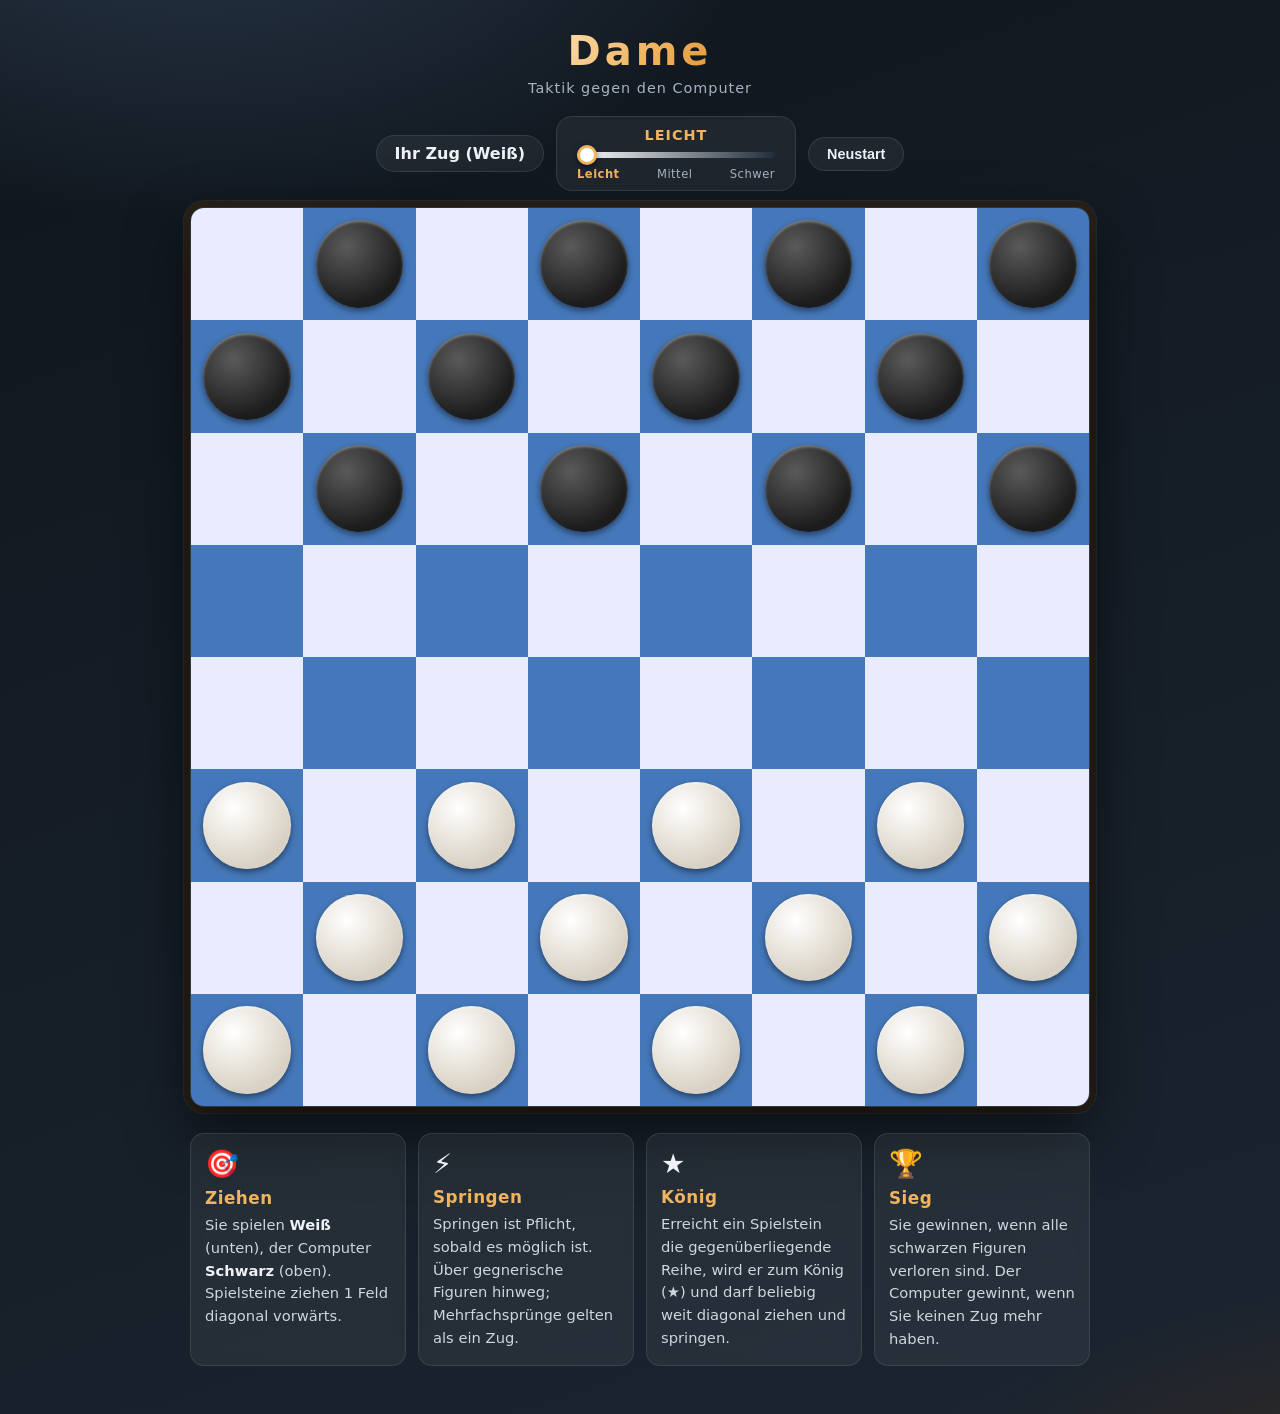
<file: index.html>
<!DOCTYPE html>
<html lang="de">
<head>
<meta charset="UTF-8">
<meta name="viewport" content="width=device-width, initial-scale=1.0">
<title>Dame gegen den Computer</title>
<link rel="stylesheet" href="style.css">
</head>
<body>
<header>
  <h1>Dame</h1>
  <p class="subtitle">Taktik gegen den Computer</p>
</header>
<div class="info">
  <span id="status">Ihr Zug (Weiß)</span>
  <div class="diff" id="diff">
    <span id="diffLabel">Leicht</span>
    <input type="range" id="diffSlider" min="0" max="2" step="1" value="0" aria-label="Schwierigkeit">
    <div class="diff-ticks">
      <span class="diff-tick active">Leicht</span>
      <span class="diff-tick">Mittel</span>
      <span class="diff-tick">Schwer</span>
    </div>
  </div>
  <button id="restart">Neustart</button>
</div>
<main class="game-layout">
<div id="board"></div>
<section class="rules">
  <div class="rules-grid">
    <div class="rule">
      <span class="icon">🎯</span>
      <h3>Ziehen</h3>
      <p>Sie spielen <b>Weiß</b> (unten), der Computer <b>Schwarz</b> (oben). Spielsteine ziehen 1 Feld diagonal vorwärts.</p>
    </div>
    <div class="rule">
      <span class="icon">⚡</span>
      <h3>Springen</h3>
      <p>Springen ist Pflicht, sobald es möglich ist. Über gegnerische Figuren hinweg; Mehrfachsprünge gelten als ein Zug.</p>
    </div>
    <div class="rule">
      <span class="icon">★</span>
      <h3>König</h3>
      <p>Erreicht ein Spielstein die gegenüberliegende Reihe, wird er zum König (★) und darf beliebig weit diagonal ziehen und springen.</p>
    </div>
    <div class="rule">
      <span class="icon">🏆</span>
      <h3>Sieg</h3>
      <p>Sie gewinnen, wenn alle schwarzen Figuren verloren sind. Der Computer gewinnt, wenn Sie keinen Zug mehr haben.</p>
    </div>
  </div>
</section>
</main>

<script src="script.js"></script>
</body>
</html>
</file>
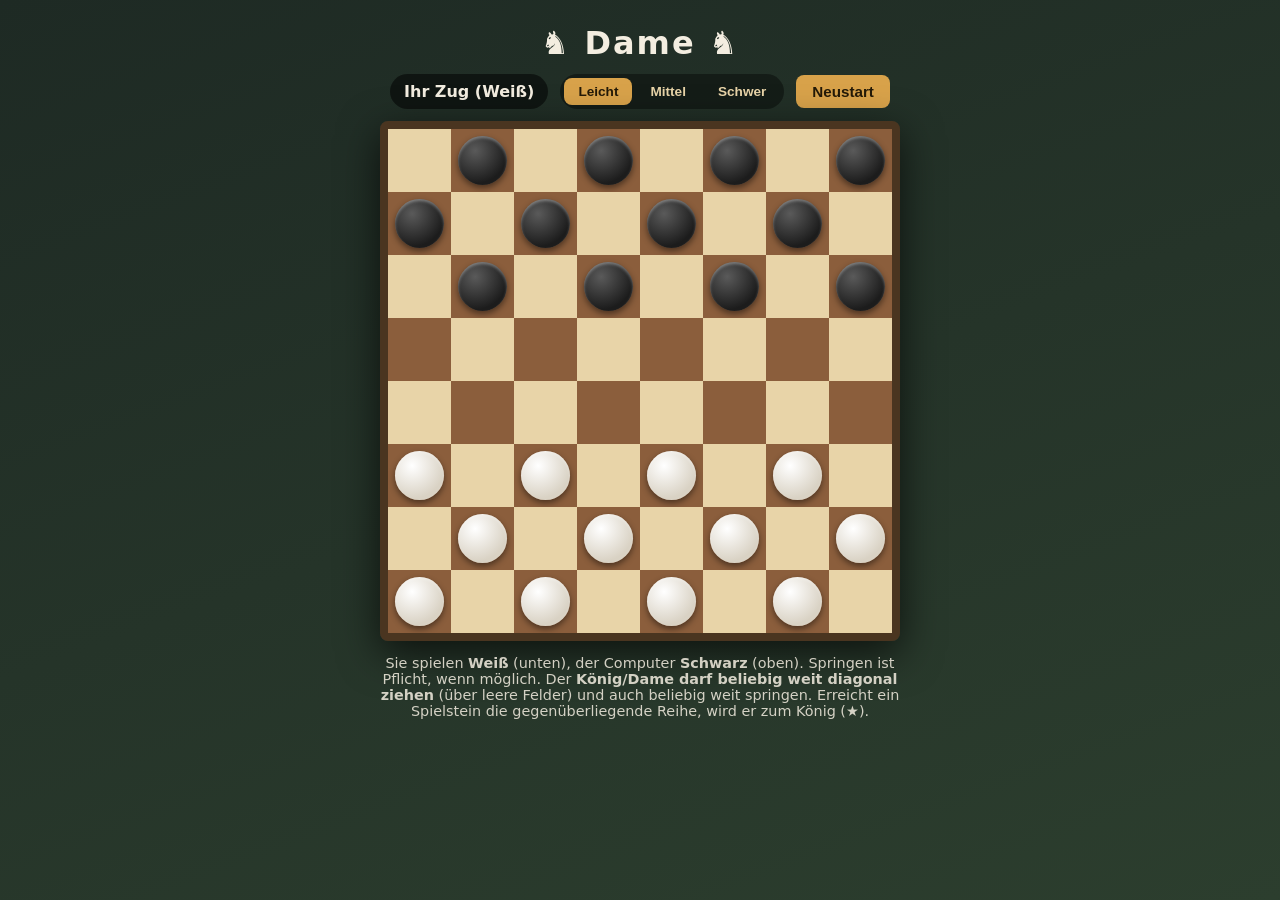
<file: dame.html>
<!DOCTYPE html>
<html lang="de">
<head>
<meta charset="UTF-8">
<meta name="viewport" content="width=device-width, initial-scale=1.0">
<title>Dame gegen den Computer</title>
<style>
  * { box-sizing: border-box; }
  body {
    margin: 0; min-height: 100vh;
    font-family: system-ui, -apple-system, "Segoe UI", sans-serif;
    background: linear-gradient(160deg, #1e2a24, #2c3e2e);
    color: #f3ede0; display: flex; flex-direction: column; align-items: center;
    padding: 16px;
  }
  h1 { font-size: 2rem; margin: 8px 0 4px; letter-spacing: 2px; }
  .info { display: flex; gap: 12px; align-items: center; margin: 8px 0 12px; flex-wrap: wrap; justify-content: center; }
  #status { background: #0008; padding: 8px 14px; border-radius: 20px; font-weight: 600; }
  .diff { display: flex; background: #0006; border-radius: 20px; padding: 4px; gap: 4px; }
  .diff button {
    background: transparent; color: #e8d4a8; padding: 6px 14px; font-size: 0.85rem;
  }
  .diff button:hover { background: #ffffff22; }
  .diff button.active { background: #d8a24a; color: #241a08; }
  button {
    background: #d8a24a; border: none; color: #241a08; font-weight: 700;
    padding: 8px 16px; border-radius: 8px; cursor: pointer; font-size: 0.95rem;
  }
  button:hover { background: #e7b661; }
  #board {
    position: relative;
    width: min(92vw, 520px); aspect-ratio: 1/1;
    display: grid; grid-template-columns: repeat(8, 1fr); grid-template-rows: repeat(8, 1fr);
    border: 8px solid #4a3520; border-radius: 8px; overflow: hidden;
    box-shadow: 0 12px 40px #000a;
  }
  .cell { position: relative; display: flex; align-items: center; justify-content: center; }
  .cell.light { background: #e8d4a8; }
  .cell.dark  { background: #8b5e3c; }
  .piece {
    position: absolute; top: 11%; left: 11%;
    width: 78%; aspect-ratio: 1/1; border-radius: 50%;
    box-shadow: 0 3px 6px #0007, inset 0 2px 3px #fff5;
  }
  .piece.white { background: radial-gradient(circle at 35% 30%, #fff, #d9d2c4 70%); }
  .piece.black { background: radial-gradient(circle at 35% 30%, #5a5a5a, #1c1c1c 70%); }
  .piece.king::after {
    content: "★"; position: absolute; top: 50%; left: 50%;
    transform: translate(-50%, -50%); font-size: 1.3rem; color: #f0c34a;
    text-shadow: 0 1px 2px #000;
  }
  .cell.selected { outline: 3px solid #ffe08a; outline-offset: -3px; }
  .cell.legal::after {
    content: ""; width: 26%; aspect-ratio: 1/1; border-radius: 50%;
    background: #2b6e2b; opacity: .85;
  }
  .cell.legal.capture::after {
    width: 88%; height: 88%; border-radius: 50%;
    background: transparent; border: 4px solid #b33939;
  }
  .cell.lastmove { box-shadow: inset 0 0 0 4px #ffe08a; }
  .hint { margin-top: 14px; text-align: center; font-size: 0.9rem; opacity: .85; max-width: 520px; }
</style>
</head>
<body>
<h1>♞ Dame ♞</h1>
<div class="info">
  <span id="status">Ihr Zug (Weiß)</span>
  <div class="diff" id="diff">
    <button data-d="leicht" class="active">Leicht</button>
    <button data-d="mittel">Mittel</button>
    <button data-d="schwer">Schwer</button>
  </div>
  <button id="restart">Neustart</button>
</div>
<div id="board"></div>
<p class="hint">Sie spielen <b>Weiß</b> (unten), der Computer <b>Schwarz</b> (oben). Springen ist Pflicht, wenn möglich. Der <b>König/Dame darf beliebig weit diagonal ziehen</b> (über leere Felder) und auch beliebig weit springen. Erreicht ein Spielstein die gegenüberliegende Reihe, wird er zum König (★).</p>

<script>
const boardEl = document.getElementById('board');
const statusEl = document.getElementById('status');
const restartBtn = document.getElementById('restart');

let board, turn = 'white', selected = null, available = [], chainActive = false, gameOverFlag = false, lastMove = null;
let difficulty = 'leicht';
let animating = false, animGen = 0;

function cloneBoard(b){ return b.map(row => row.map(c => c ? { color: c.color, king: c.king } : null)); }

function initialBoard(){
  const b = Array.from({ length: 8 }, () => Array(8).fill(null));
  for (let r = 0; r < 3; r++) for (let c = 0; c < 8; c++)
    if ((r + c) % 2 === 1) b[r][c] = { color: 'black', king: false };
  for (let r = 5; r < 8; r++) for (let c = 0; c < 8; c++)
    if ((r + c) % 2 === 1) b[r][c] = { color: 'white', king: false };
  return b;
}

function directionsFor(p){
  if (p.king) return [[-1,-1],[-1,1],[1,-1],[1,1]];
  return p.color === 'white' ? [[-1,-1],[-1,1]] : [[1,-1],[1,1]];
}

// Alle möglichen ersten Schritte (normale Schritte + Sprünge) für eine Figur
function stepsForPiece(b, r, c){
  const p = b[r][c];
  if (!p) return [];
  const dirs = directionsFor(p);
  const steps = [];

  if (!p.king){
    // Spielstein: 1 Feld ziehen, Sprung über genau 1 Stück
    for (const [dr, dc] of dirs){
      const nr = r + dr, nc = c + dc;
      if (nr < 0 || nr > 7 || nc < 0 || nc > 7) continue;
      if (!b[nr][nc]){
        steps.push({ r, c, nr, nc, capture: false });
      } else if (b[nr][nc].color !== p.color){
        const nr2 = r + 2*dr, nc2 = c + 2*dc;
        if (nr2 >= 0 && nr2 <= 7 && nc2 >= 0 && nc2 <= 7 && !b[nr2][nc2]){
          steps.push({ r, c, nr: nr2, nc: nc2, capture: true, captured: { r: nr, c: nc } });
        }
      }
    }
  } else {
    // König: beliebig weit diagonal; Sprung über gegnerisches Stück, Landung beliebig weit danach
    for (const [dr, dc] of dirs){
      let d = 1;
      let blockerDist = 0;
      let blockerFound = false;
      while (true){
        const nr = r + d*dr, nc = c + d*dc;
        if (nr < 0 || nr > 7 || nc < 0 || nc > 7) break;
        const cell = b[nr][nc];
        if (!cell){
          if (!blockerFound){
            steps.push({ r, c, nr, nc, capture: false });
          } else {
            steps.push({ r, c, nr, nc, capture: true,
                         captured: { r: r + blockerDist*dr, c: c + blockerDist*dc } });
          }
          d++;
          continue;
        }
        if (cell.color === p.color) break;        // eigenes Stück: stoppt alles
        if (!blockerFound){ blockerFound = true; blockerDist = d; d++; continue; }
        break;                                      // weiteres gegnerisches Stück: stoppt
      }
    }
  }
  return steps;
}

// Alle vollständigen Züge (inkl. Mehrfachsprüngen) für eine Figur
function fullMovesFrom(b, r, c){
  const p = b[r][c];
  if (!p) return [];
  const firstSteps = stepsForPiece(b, r, c);
  const result = [];
  for (const s of firstSteps){
    if (!s.capture){
      result.push([s]);
      continue;
    }
    const nb = cloneBoard(b);
    nb[s.captured.r][s.captured.c] = null;
    nb[r][c] = null;
    nb[s.nr][s.nc] = { color: p.color, king: p.king };
    const further = captureChainsFrom(nb, s.nr, s.nc);
    if (further.length){
      for (const ch of further) result.push([s, ...ch]);
    } else {
      result.push([s]);
    }
  }
  return result;
}

// Mehrfachsprünge ab einer Position (nur Sprünge)
function captureChainsFrom(b, r, c){
  const p = b[r][c];
  if (!p) return [];
  const firstSteps = stepsForPiece(b, r, c).filter(s => s.capture);
  const result = [];
  for (const s of firstSteps){
    const nb = cloneBoard(b);
    nb[s.captured.r][s.captured.c] = null;
    nb[r][c] = null;
    nb[s.nr][s.nc] = { color: p.color, king: p.king };
    const further = captureChainsFrom(nb, s.nr, s.nc);
    if (further.length){
      for (const ch of further) result.push([s, ...ch]);
    } else {
      result.push([s]);
    }
  }
  return result;
}

function sideMoves(b, color){
  let all = [];
  for (let r = 0; r < 8; r++) for (let c = 0; c < 8; c++){
    const p = b[r][c];
    if (p && p.color === color) all.push(...fullMovesFrom(b, r, c));
  }
  const captures = all.filter(m => m.some(s => s.capture));
  return captures.length ? captures : all;
}

function firstStepsFor(r, c){
  const moves = fullMovesFrom(board, r, c);
  const anyCapture = moves.some(m => m.some(s => s.capture));
  const filtered = anyCapture ? moves.filter(m => m.some(s => s.capture)) : moves;
  // Duplikate entfernen (gleiche Zielfeld-Kombination)
  const seen = new Set();
  const out = [];
  for (const m of filtered){
    const s = m[0];
    const key = s.nr + ',' + s.nc;
    if (!seen.has(key)){ seen.add(key); out.push(s); }
  }
  return out;
}

function captureFirstStepsFrom(r, c){
  return firstStepsFor(r, c).filter(s => s.capture);
}

function applyStep(step){
  const p = board[step.r][step.c];
  board[step.nr][step.nc] = p;
  board[step.r][step.c] = null;
  if (step.capture) board[step.captured.r][step.captured.c] = null;
}

function promoteIfNeeded(step){
  const p = board[step.nr][step.nc];
  if (!p) return;
  if (!p.king && ((p.color === 'white' && step.nr === 0) || (p.color === 'black' && step.nr === 7)))
    p.king = true;
}

function countPieces(color){
  let n = 0;
  for (let r = 0; r < 8; r++) for (let c = 0; c < 8; c++)
    if (board[r][c] && board[r][c].color === color) n++;
  return n;
}

function render(){
  boardEl.innerHTML = '';
  for (let r = 0; r < 8; r++){
    for (let c = 0; c < 8; c++){
      const cell = document.createElement('div');
      cell.className = 'cell ' + ((r + c) % 2 === 1 ? 'dark' : 'light');
      cell.dataset.r = r; cell.dataset.c = c;
      const p = board[r][c];
      if (p){
        const d = document.createElement('div');
        d.className = 'piece ' + p.color + (p.king ? ' king' : '');
        cell.appendChild(d);
      }
      if (selected && selected.r === r && selected.c === c) cell.classList.add('selected');
      if (lastMove && ((lastMove.r === r && lastMove.c === c) || (lastMove.nr === r && lastMove.nc === c))) cell.classList.add('lastmove');
      const step = available.find(s => s.nr === r && s.nc === c);
      if (step){
        cell.classList.add('legal');
        if (step.capture) cell.classList.add('capture');
      }
      boardEl.appendChild(cell);
    }
  }
}

function select(r, c, steps){
  selected = { r, c };
  available = steps;
}
function deselect(){ selected = null; available = []; chainActive = false; }

function animateMove(step, piece, after){
  const gen = animGen;
  const srcEl = boardEl.querySelector(`.cell[data-r="${step.r}"][data-c="${step.c}"]`);
  const dstEl = boardEl.querySelector(`.cell[data-r="${step.nr}"][data-c="${step.nc}"]`);
  if (!srcEl || !dstEl || !piece){ after(); return; }
  animating = true;
  const boardRect = boardEl.getBoundingClientRect();
  const s = srcEl.getBoundingClientRect();
  const d = dstEl.getBoundingClientRect();
  const el = document.createElement('div');
  el.className = 'piece ' + piece.color + (piece.king ? ' king' : '');
  el.style.position = 'absolute';
  el.style.margin = '0';
  el.style.left = (s.left - boardRect.left + s.width * 0.11) + 'px';
  el.style.top = (s.top - boardRect.top + s.height * 0.11) + 'px';
  el.style.width = s.width * 0.78 + 'px';
  el.style.aspectRatio = '1/1';
  el.style.zIndex = '10';
  el.style.transition = 'transform 0.28s ease-in-out';
  boardEl.appendChild(el);
  requestAnimationFrame(() => {
    el.style.transform = `translate(${d.left - s.left}px, ${d.top - s.top}px)`;
  });
  let finished = false;
  const finish = () => {
    if (finished) return;
    finished = true;
    el.remove();
    animating = false;
    if (gen !== animGen) return;
    after();
  };
  el.addEventListener('transitionend', finish, { once: true });
  setTimeout(finish, 400);
}

function doStep(step){
  const piece = board[step.r][step.c];
  animateMove(step, piece, () => {
    applyStep(step);
    lastMove = step;
    render();
    if (step.capture){
      const further = captureFirstStepsFrom(step.nr, step.nc);
      if (further.length){
        chainActive = true;
        selected = { r: step.nr, c: step.nc };
        available = further;
        statusEl.textContent = 'Weiter im Sprung!';
        render();
        return;
      }
    }
    promoteIfNeeded(step);
    chainActive = false;
    selected = null; available = [];
    render();
    afterMove();
  });
}

function afterMove(){
  const wMoves = sideMoves(board, 'white').length;
  const bMoves = sideMoves(board, 'black').length;
  const wPieces = countPieces('white');
  const bPieces = countPieces('black');

  if (wPieces === 0 || bMoves === 0){
    gameOverFlag = true;
    statusEl.textContent = 'Sie gewinnen! 🎉';
    return;
  }
  if (bPieces === 0 || wMoves === 0){
    gameOverFlag = true;
    statusEl.textContent = 'Der Computer gewinnt! 💀';
    return;
  }
  if (turn === 'white'){
    turn = 'black';
    statusEl.textContent = 'Computer denkt…';
    render();
    setTimeout(computerTurn, 400);
  } else {
    turn = 'white';
    statusEl.textContent = 'Ihr Zug (Weiß)';
    render();
  }
}

function evaluate(b){
  let score = 0;
  for (let r = 0; r < 8; r++) for (let c = 0; c < 8; c++){
    const p = b[r][c];
    if (!p) continue;
    let v = p.king ? 350 : 100;
    if (p.color === 'black'){
      score += v;
      if (!p.king) score += (7 - r) * 12;
    } else {
      score -= v;
      if (!p.king) score -= r * 12;
    }
  }
  return score;
}

function applyFullMove(b, move){
  const nb = cloneBoard(b);
  for (const s of move){
    const piece = nb[s.r][s.c];
    nb[s.nr][s.nc] = piece;
    nb[s.r][s.c] = null;
    if (s.capture) nb[s.captured.r][s.captured.c] = null;
  }
  const last = move[move.length - 1];
  const piece = nb[last.nr][last.nc];
  if (piece && !piece.king && ((piece.color === 'white' && last.nr === 0) || (piece.color === 'black' && last.nr === 7)))
    piece.king = true;
  return nb;
}

function minimax(b, depth, alpha, beta, blackToMove){
  if (depth <= 0) return evaluate(b);
  const color = blackToMove ? 'black' : 'white';
  const moves = sideMoves(b, color);
  if (!moves.length) return blackToMove ? -100000 - depth : 100000 + depth;
  if (blackToMove){
    let best = -Infinity;
    for (const m of moves){
      best = Math.max(best, minimax(applyFullMove(b, m), depth - 1, alpha, beta, false));
      alpha = Math.max(alpha, best);
      if (beta <= alpha) break;
    }
    return best;
  }
  let best = Infinity;
  for (const m of moves){
    best = Math.min(best, minimax(applyFullMove(b, m), depth - 1, alpha, beta, true));
    beta = Math.min(beta, best);
    if (beta <= alpha) break;
  }
  return best;
}

function chooseComputerMove(moves){
  if (difficulty === 'leicht'){
    let best = null, bestScore = -Infinity;
    for (const m of moves){
      const last = m[m.length - 1];
      let score = 0;
      score += m.filter(s => s.capture).length * 100;
      const p = board[m[0].r][m[0].c];
      if (p && !p.king && p.color === 'black' && last.nr === 7) score += 150;
      const dist = Math.max(Math.abs(last.nr - m[0].r), Math.abs(last.nc - m[0].c));
      score += dist * 2;
      if (last.nr >= 3 && last.nr <= 4 && last.nc >= 3 && last.nc <= 4) score += 8;
      score += Math.random() * 10;
      if (score > bestScore){ bestScore = score; best = m; }
    }
    return best;
  }
  const depth = difficulty === 'mittel' ? 2 : 4;
  let best = null, bestScore = -Infinity;
  for (const m of moves){
    const nb = applyFullMove(board, m);
    const s = minimax(nb, depth - 1, -Infinity, Infinity, false);
    if (s > bestScore){ bestScore = s; best = m; }
  }
  return best;
}

function computerTurn(){
  const moves = sideMoves(board, 'black');
  if (!moves.length){ afterMove(); return; }
  const best = chooseComputerMove(moves);
  let i = 0;
  function step(){
    if (i >= best.length){
      promoteIfNeeded(best[best.length - 1]);
      render();
      afterMove();
      return;
    }
    const s = best[i];
    const piece = board[s.r][s.c];
    animateMove(s, piece, () => {
      applyStep(s);
      lastMove = s;
      render();
      i++;
      setTimeout(step, 350);
    });
  }
  step();
}

boardEl.addEventListener('click', (e) => {
  const cell = e.target.closest('.cell');
  if (!cell || gameOverFlag || turn !== 'white' || animating) return;
  const r = +cell.dataset.r, c = +cell.dataset.c;

  const dest = available.find(s => s.nr === r && s.nc === c);
  if (selected && dest){ doStep(dest); return; }

  const piece = board[r][c];
  if (piece && piece.color === 'white'){
    const steps = chainActive
      ? captureFirstStepsFrom(r, c)
      : firstStepsFor(r, c);
    if (steps.length){
      select(r, c, steps);
      statusEl.textContent = chainActive ? 'Weiter im Sprung!' : 'Wähle eine Spielfigur';
      render();
      return;
    }
  }
  deselect(); render();
});

document.querySelectorAll('#diff button').forEach(btn => btn.addEventListener('click', () => {
  difficulty = btn.dataset.d;
  document.querySelectorAll('#diff button').forEach(b => b.classList.toggle('active', b === btn));
}));

restartBtn.addEventListener('click', () => {
  animGen++;
  animating = false;
  board = initialBoard();
  turn = 'white'; selected = null; available = []; chainActive = false; gameOverFlag = false; lastMove = null;
  statusEl.textContent = 'Ihr Zug (Weiß)';
  render();
});

board = initialBoard();
render();
</script>
</body>
</html>
</file>
<file: style.css>
:root {
    --bg-1: #10161d;
    --bg-2: #1b2430;
    --card: rgba(255,255,255,0.06);
    --border: rgba(255,255,255,0.10);
    --accent: #f0b35e;
    --accent-dark: #d98a2b;
    --text: #eef2f6;
    --muted: #a8b3c2;
  }
  * { box-sizing: border-box; }
  body {
    margin: 0; min-height: 100vh;
    font-family: "Segoe UI", system-ui, -apple-system, sans-serif;
    background:
      radial-gradient(1000px 600px at 15% -10%, #2b3a4d 0%, transparent 60%),
      radial-gradient(900px 500px at 110% 110%, #3a2b1f 0%, transparent 55%),
      linear-gradient(160deg, var(--bg-1), var(--bg-2));
    color: var(--text);
    display: flex; flex-direction: column; align-items: center;
    padding: 28px 16px 48px;
  }
  header { text-align: center; }
  h1 {
    margin: 0; font-size: clamp(1.7rem, 5vw, 2.5rem); letter-spacing: 4px;
    background: linear-gradient(120deg, #ffe9c4, var(--accent) 55%, var(--accent-dark));
    -webkit-background-clip: text; background-clip: text; color: transparent;
  }
  .subtitle { color: var(--muted); margin: 6px 0 0; font-size: 0.9rem; letter-spacing: 1px; }
  .info { display: flex; gap: 12px; align-items: center; margin: 20px 0 16px; flex-wrap: wrap; justify-content: center; }
  #status {
    background: var(--card); border: 1px solid var(--border);
    padding: 8px 18px; border-radius: 999px; font-weight: 600;
    backdrop-filter: blur(6px); -webkit-backdrop-filter: blur(6px);
  }
  .diff {
    display: flex; flex-direction: column; align-items: center; gap: 7px;
    background: var(--card); border: 1px solid var(--border); border-radius: 16px;
    padding: 10px 20px 9px; min-width: 240px;
    backdrop-filter: blur(6px); -webkit-backdrop-filter: blur(6px);
  }
  #diffLabel { font-weight: 700; color: var(--accent); font-size: 0.9rem; letter-spacing: 1px; text-transform: uppercase; }
  .diff input[type=range] {
    -webkit-appearance: none; appearance: none;
    width: 100%; height: 6px; border-radius: 3px; outline: none; cursor: pointer;
    background: linear-gradient(90deg, #ffffff 0%, #212d3c 100%);
  }
  .diff input[type=range]::-webkit-slider-thumb {
    -webkit-appearance: none; appearance: none;
    width: 20px; height: 20px; border-radius: 50%;
    background: #fff; border: 3px solid var(--accent);
    box-shadow: 0 2px 6px rgba(0,0,0,0.5); cursor: pointer;
  }
  .diff input[type=range]::-moz-range-thumb {
    width: 16px; height: 16px; border-radius: 50%;
    background: #fff; border: 3px solid var(--accent);
    box-shadow: 0 2px 6px rgba(0,0,0,0.5); cursor: pointer;
  }
  .diff-ticks { display: flex; justify-content: space-between; width: 100%; font-size: 0.72rem; color: var(--muted); letter-spacing: 0.5px; }
  .diff-tick.active { color: var(--accent); font-weight: 700; }
  button {
    background: var(--card); border: 1px solid var(--border); color: var(--text);
    padding: 8px 18px; border-radius: 999px; font-weight: 600; font-size: 0.9rem;
    cursor: pointer; transition: all .2s;
  }
  button:hover { border-color: var(--accent); color: var(--accent); }
  #board {
    position: relative;
    width: min(92vw, 900px); aspect-ratio: 1/1;
    display: grid; grid-template-columns: repeat(8, 1fr); grid-template-rows: repeat(8, 1fr);
    border-radius: 14px; overflow: hidden;
    border: 1px solid rgba(255,255,255,0.12);
    box-shadow: 0 24px 60px rgba(0,0,0,0.55), 0 0 0 6px #2a2118, 0 0 0 7px rgba(255,255,255,0.08);
  }
  .cell { position: relative; display: flex; align-items: center; justify-content: center; }
  .cell.light { background: #e9ebff; }
  .cell.dark  { background: #4578ba; }
  .piece {
    position: absolute; top: 11%; left: 11%;
    width: 78%; aspect-ratio: 1/1; border-radius: 50%;
    box-shadow: 0 3px 6px #0007, inset 0 2px 3px #fff5;
  }
  .piece.white { background: radial-gradient(circle at 35% 30%, #fff, #d9d2c4 70%); }
  .piece.black { background: radial-gradient(circle at 35% 30%, #5a5a5a, #1c1c1c 70%); }
  .piece.king::after {
    content: "★"; position: absolute; top: 50%; left: 50%;
    transform: translate(-50%, -50%); font-size: 1.3rem; color: #f0c34a;
    text-shadow: 0 1px 2px #000;
  }
  .cell.selected { outline: 3px solid #ffe08a; outline-offset: -3px; }
  .cell.legal::after {
    content: ""; width: 26%; aspect-ratio: 1/1; border-radius: 50%;
    background: #2b6e2b; opacity: .85;
  }
  .cell.legal.capture::after {
    width: 88%; height: 88%; border-radius: 50%;
    background: transparent; border: 4px solid #b33939;
  }
  .cell.lastmove { box-shadow: inset 0 0 0 4px #ffe08a; }
  .game-layout { display: flex; flex-direction: column; align-items: center; gap: 26px; width: 100%; }
  .rules { width: min(92vw, 900px); display: flex; flex-direction: column; gap: 14px; }
  .rules-grid { display: grid; grid-template-columns: repeat(auto-fit, minmax(190px, 1fr)); gap: 12px; }
  @media (min-width: 1300px) {
    .game-layout { flex-direction: row; align-items: stretch; justify-content: center; gap: 32px; }
    .rules { width: 340px; flex: 0 0 340px; }
    .rules-grid { display: flex; flex-direction: column; gap: 14px; flex: 1; }
    .rule { flex: 1; display: flex; flex-direction: column; justify-content: center; padding: 18px 20px; }
  }
  .rule {
    background: var(--card); border: 1px solid var(--border); border-radius: 14px;
    padding: 14px; backdrop-filter: blur(6px); -webkit-backdrop-filter: blur(6px);
  }
  .rule .icon { font-size: 1.7rem; display: block; margin-bottom: 8px; }
  .rule h3 { margin: 0 0 6px; font-size: 1.05rem; color: var(--accent); letter-spacing: 0.5px; }
  .rule p { margin: 0; font-size: 0.92rem; color: #cfd6df; line-height: 1.55; }
  .rule b { color: var(--text); }
</file>
